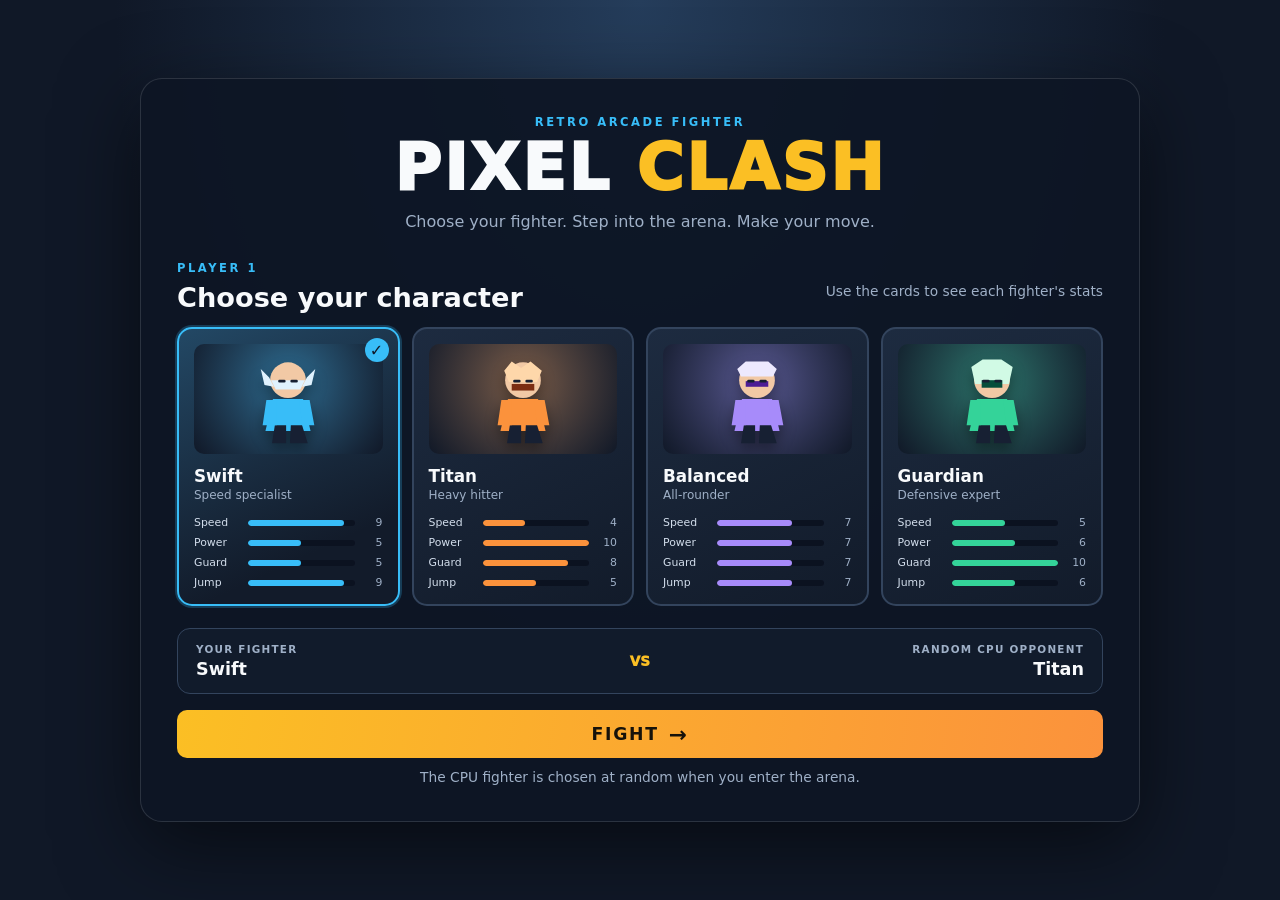
<file: index.html>
<!DOCTYPE html>
<html lang="en">
<head>
  <meta charset="UTF-8" />
  <meta name="viewport" content="width=device-width, initial-scale=1.0" />
  <meta name="theme-color" content="#101827" />
  <title>Pixel Clash — Choose Your Fighter</title>
  <link rel="stylesheet" href="style.css" />
</head>
<body>
  <main class="shell menu-shell">
    <header class="brand">
      <p class="eyebrow">RETRO ARCADE FIGHTER</p>
      <h1>PIXEL <span>CLASH</span></h1>
      <p class="subtitle">Choose your fighter. Step into the arena. Make your move.</p>
    </header>

    <section class="selection-panel" aria-labelledby="choose-title">
      <div class="section-heading">
        <div>
          <p class="eyebrow">PLAYER 1</p>
          <h2 id="choose-title">Choose your character</h2>
        </div>
        <p class="keyboard-hint">Use the cards to see each fighter's stats</p>
      </div>
      <div id="character-roster" class="character-roster" aria-label="Available fighters"></div>
    </section>

    <section class="matchup" aria-live="polite">
      <div class="matchup-fighter">
        <span class="matchup-label">YOUR FIGHTER</span>
        <strong id="selected-name">Swift</strong>
      </div>
      <span class="versus">VS</span>
      <div class="matchup-fighter opponent-preview">
        <span class="matchup-label">RANDOM CPU OPPONENT</span>
        <strong id="opponent-name">Titan</strong>
      </div>
    </section>

    <button id="fight-button" class="button button-primary" type="button">FIGHT <span aria-hidden="true">→</span></button>
    <p class="menu-note">The CPU fighter is chosen at random when you enter the arena.</p>
  </main>
  <script src="script.js"></script>
</body>
</html>
</file>
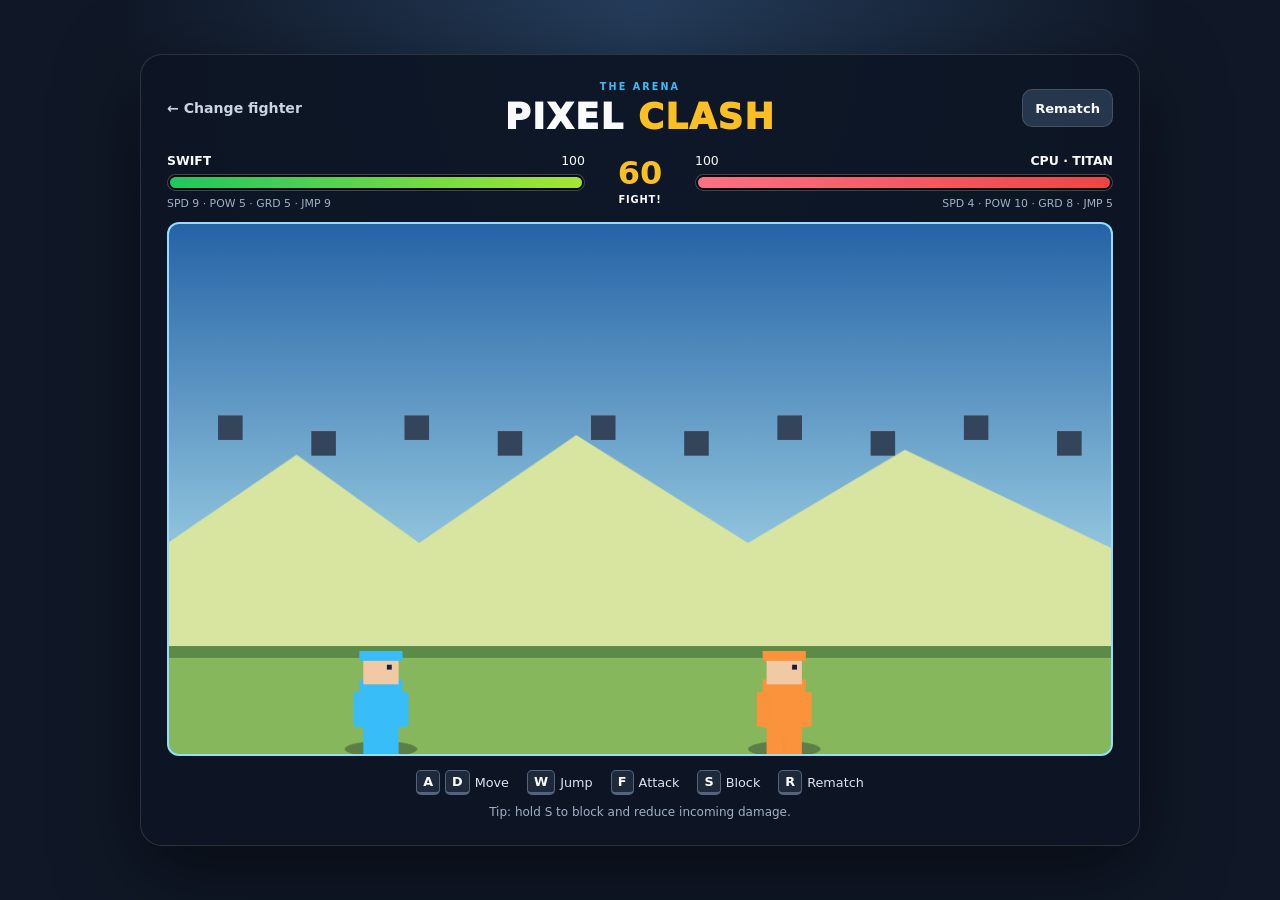
<file: fight.html>
<!DOCTYPE html>
<html lang="en">
<head>
  <meta charset="UTF-8" />
  <meta name="viewport" content="width=device-width, initial-scale=1.0" />
  <meta name="theme-color" content="#101827" />
  <title>Pixel Clash — Fight!</title>
  <link rel="stylesheet" href="style.css" />
</head>
<body>
  <main class="shell fight-shell">
    <header class="fight-header">
      <a class="text-link" href="index.html">← Change fighter</a>
      <div class="fight-title"><p class="eyebrow">THE ARENA</p><h1>PIXEL <span>CLASH</span></h1></div>
      <button id="rematch-top" class="button button-small" type="button">Rematch</button>
    </header>

    <section class="fight-hud" aria-label="Fight status">
      <div class="fighter-hud">
        <div class="hud-name-row"><strong id="player-name">PLAYER</strong><span id="player-health-number">100</span></div>
        <div class="health-track"><div id="player-health" class="health-fill player-fill"></div></div>
        <div id="player-mini-stats" class="mini-stats"></div>
      </div>
      <div class="round-info"><strong id="timer">60</strong><span id="status" aria-live="polite">GET READY!</span></div>
      <div class="fighter-hud cpu-hud">
        <div class="hud-name-row"><strong id="cpu-name">CPU</strong><span id="cpu-health-number">100</span></div>
        <div class="health-track"><div id="cpu-health" class="health-fill cpu-fill"></div></div>
        <div id="cpu-mini-stats" class="mini-stats"></div>
      </div>
    </section>

    <div class="arena-wrap">
      <canvas id="game" width="960" height="540" aria-label="Fighting game arena"></canvas>
      <div id="end-screen" class="end-screen" hidden>
        <div class="end-card">
          <p class="eyebrow">MATCH COMPLETE</p>
          <h2 id="result-title">You win!</h2>
          <p id="result-detail">Ready for another round?</p>
          <div class="end-actions">
            <button id="rematch-button" class="button button-primary" type="button">PLAY AGAIN</button>
            <a class="button button-secondary" href="index.html">CHARACTER MENU</a>
          </div>
        </div>
      </div>
    </div>

    <section class="controls-bar" aria-label="Controls">
      <span><kbd>A</kbd><kbd>D</kbd> Move</span>
      <span><kbd>W</kbd> Jump</span>
      <span><kbd>F</kbd> Attack</span>
      <span><kbd>S</kbd> Block</span>
      <span><kbd>R</kbd> Rematch</span>
    </section>
    <p class="touch-hint">Tip: hold S to block and reduce incoming damage.</p>
  </main>
  <script src="script.js"></script>
</body>
</html>
</file>
<file: style.css>
* { box-sizing: border-box; }
:root { color-scheme: dark; --ink: #f8fafc; --muted: #9fb0c7; --panel: #151f31; --line: #33445d; --cyan: #38bdf8; --gold: #fbbf24; }
body { margin: 0; min-height: 100vh; display: grid; place-items: center; padding: 24px; color: var(--ink); background: radial-gradient(ellipse at 50% 0%, #253d5b 0, #101827 58%); font-family: Inter, ui-sans-serif, system-ui, -apple-system, BlinkMacSystemFont, "Segoe UI", sans-serif; }
button, a { font: inherit; }
.shell { width: min(100%, 1000px); padding: clamp(18px, 4vw, 36px); border: 1px solid #ffffff20; border-radius: 22px; background: #0d1625eF; box-shadow: 0 24px 80px #0008; }
.brand { text-align: center; margin-bottom: 30px; }
.eyebrow { margin: 0 0 7px; color: var(--cyan); font-size: .72rem; font-weight: 800; letter-spacing: .22em; }
h1 { margin: 0; font-size: clamp(2.1rem, 7vw, 4rem); line-height: 1; letter-spacing: .04em; font-weight: 950; }
h1 span { color: var(--gold); }
.subtitle { margin: 12px 0 0; color: var(--muted); }
.section-heading { display: flex; justify-content: space-between; align-items: end; gap: 16px; margin-bottom: 14px; }
.section-heading h2 { margin: 0; font-size: clamp(1.25rem, 4vw, 1.7rem); }
.keyboard-hint, .menu-note, .touch-hint { color: var(--muted); font-size: .86rem; }
.character-roster { display: grid; grid-template-columns: repeat(4, minmax(0, 1fr)); gap: 12px; }
.character-card { --fighter-color: #38bdf8; position: relative; min-width: 0; padding: 15px; border: 2px solid var(--line); border-radius: 15px; background: linear-gradient(155deg, #1d2b40, #121b2a); color: var(--ink); text-align: left; cursor: pointer; transition: transform .16s ease, border-color .16s ease, background .16s ease; }
.character-card:hover { transform: translateY(-3px); border-color: var(--fighter-color); }
.character-card.selected { border-color: var(--fighter-color); background: linear-gradient(155deg, color-mix(in srgb, var(--fighter-color) 20%, #1d2b40), #121b2a 76%); box-shadow: 0 0 0 2px color-mix(in srgb, var(--fighter-color) 24%, transparent); }
.character-card:focus-visible, .button:focus-visible, .text-link:focus-visible { outline: 3px solid white; outline-offset: 3px; }
.portrait { display: grid; place-items: center; height: 110px; margin-bottom: 12px; overflow: hidden; border-radius: 10px; background: radial-gradient(circle at 50% 35%, color-mix(in srgb, var(--fighter-color) 40%, #26384e), #101827); }
.portrait svg { width: 76px; height: 94px; filter: drop-shadow(0 7px 7px #0006); }
.character-name { display: block; font-size: 1.05rem; font-weight: 850; }
.character-style { display: block; margin-top: 2px; color: var(--muted); font-size: .75rem; }
.stat-list { display: grid; gap: 7px; margin-top: 14px; }
.stat-row { display: grid; grid-template-columns: 48px 1fr 22px; align-items: center; gap: 6px; color: #d3deec; font-size: .68rem; }
.stat-meter { height: 6px; overflow: hidden; border-radius: 9px; background: #0b1220; }
.stat-meter i { display: block; height: 100%; border-radius: inherit; background: var(--fighter-color); }
.stat-value { text-align: right; color: var(--muted); }
.selection-mark { position: absolute; top: 9px; right: 9px; display: none; width: 24px; height: 24px; place-items: center; border-radius: 50%; color: #101827; background: var(--fighter-color); font-weight: 900; }
.selected .selection-mark { display: grid; }
.matchup { display: grid; grid-template-columns: 1fr auto 1fr; align-items: center; gap: 14px; margin: 22px 0 16px; padding: 14px 18px; border: 1px solid var(--line); border-radius: 13px; background: #111b2b; }
.matchup-fighter { display: grid; gap: 4px; }
.matchup-fighter:last-child { text-align: right; }
.matchup-label { color: var(--muted); font-size: .65rem; font-weight: 800; letter-spacing: .12em; }
.matchup-fighter strong { font-size: 1.1rem; }
.versus { color: var(--gold); font-size: .85rem; font-weight: 950; }
.button { display: inline-flex; align-items: center; justify-content: center; gap: 10px; min-height: 48px; padding: 0 20px; border: 1px solid #ffffff24; border-radius: 10px; color: var(--ink); background: #26364d; text-decoration: none; font-weight: 850; cursor: pointer; transition: transform .15s ease, filter .15s ease; }
.button:hover { transform: translateY(-2px); filter: brightness(1.12); }
.button-primary { width: 100%; border: 0; color: #16120a; background: linear-gradient(100deg, #fbbf24, #fb923c); font-size: 1.08rem; letter-spacing: .1em; }
.button-primary span { font-size: 1.35rem; }
.menu-note { margin: 11px 0 0; text-align: center; }
.fight-shell { padding: clamp(14px, 3vw, 26px); }
.fight-header { display: grid; grid-template-columns: 1fr auto 1fr; align-items: center; gap: 10px; margin-bottom: 18px; }
.fight-title { text-align: center; }
.fight-title h1 { font-size: clamp(1.5rem, 4vw, 2.2rem); }
.fight-title .eyebrow { font-size: .6rem; }
.text-link { width: fit-content; color: #cbd5e1; text-decoration: none; font-weight: 700; font-size: .88rem; }
.text-link:hover { color: white; }
.button-small { justify-self: end; min-height: 38px; padding: 0 12px; font-size: .82rem; }
.fight-hud { display: grid; grid-template-columns: 1fr auto 1fr; align-items: center; gap: 16px; margin-bottom: 12px; }
.fighter-hud { min-width: 0; }
.hud-name-row { display: flex; justify-content: space-between; gap: 8px; margin-bottom: 6px; font-size: .78rem; }
.hud-name-row strong { overflow: hidden; text-overflow: ellipsis; white-space: nowrap; }
.health-track { height: 17px; padding: 2px; overflow: hidden; border: 1px solid #ffffff40; border-radius: 20px; background: #030712; }
.health-fill { height: 100%; width: 100%; border-radius: inherit; transition: width .18s ease; }
.player-fill { background: linear-gradient(90deg, #22c55e, #a3e635); }
.cpu-fill { margin-left: auto; background: linear-gradient(90deg, #fb7185, #ef4444); }
.cpu-hud .hud-name-row { flex-direction: row-reverse; }
.mini-stats { display: flex; flex-wrap: wrap; gap: 5px 10px; margin-top: 6px; color: var(--muted); font-size: .68rem; }
.cpu-hud .mini-stats { justify-content: flex-end; }
.round-info { min-width: 78px; text-align: center; }
.round-info strong { display: block; color: var(--gold); font-size: 2rem; line-height: 1; }
.round-info span { display: block; min-height: 1.1em; margin-top: 5px; font-size: .62rem; font-weight: 800; letter-spacing: .08em; }
.arena-wrap { position: relative; }
canvas { display: block; width: 100%; height: auto; overflow: hidden; border: 2px solid #ffffff35; border-radius: 12px; background: #7dd3fc; }
.end-screen { position: absolute; inset: 0; display: grid; place-items: center; padding: 16px; border-radius: 12px; background: #07101bd9; }
.end-screen[hidden] { display: none; }
.end-card { width: min(100%, 390px); padding: 26px; border: 1px solid #ffffff30; border-radius: 17px; background: #121e30; text-align: center; box-shadow: 0 18px 50px #0008; }
.end-card h2 { margin: 0; font-size: 2rem; }
.end-card > p:not(.eyebrow) { color: var(--muted); }
.end-actions { display: grid; gap: 9px; margin-top: 18px; }
.button-secondary { background: #26364d; }
.controls-bar { display: flex; flex-wrap: wrap; justify-content: center; gap: 9px 18px; margin-top: 14px; color: #dbe5f1; font-size: .8rem; }
.controls-bar span { display: inline-flex; align-items: center; gap: 5px; }
kbd { min-width: 23px; padding: 3px 6px; border: 1px solid #53657e; border-bottom-width: 3px; border-radius: 5px; background: #1e293b; color: white; font: inherit; font-weight: 800; text-align: center; }
.touch-hint { margin: 10px 0 0; text-align: center; font-size: .75rem; }
@media (max-width: 720px) { body { padding: 12px; } .character-roster { grid-template-columns: repeat(2, minmax(0, 1fr)); } .character-card { padding: 10px; } .portrait { height: 86px; } .portrait svg { height: 78px; } .keyboard-hint { display: none; } }
@media (max-width: 420px) { .shell { padding: 14px; border-radius: 16px; } .fight-header { grid-template-columns: 1fr auto; } .fight-title { grid-column: 1 / -1; grid-row: 1; } .text-link { grid-column: 1; grid-row: 2; } .button-small { grid-column: 2; grid-row: 2; } .fight-hud { gap: 7px; } .round-info { min-width: 52px; } .round-info strong { font-size: 1.55rem; } .hud-name-row { font-size: .64rem; } .mini-stats { gap: 3px 6px; font-size: .58rem; } .controls-bar { gap: 8px; font-size: .7rem; } }
</file>
